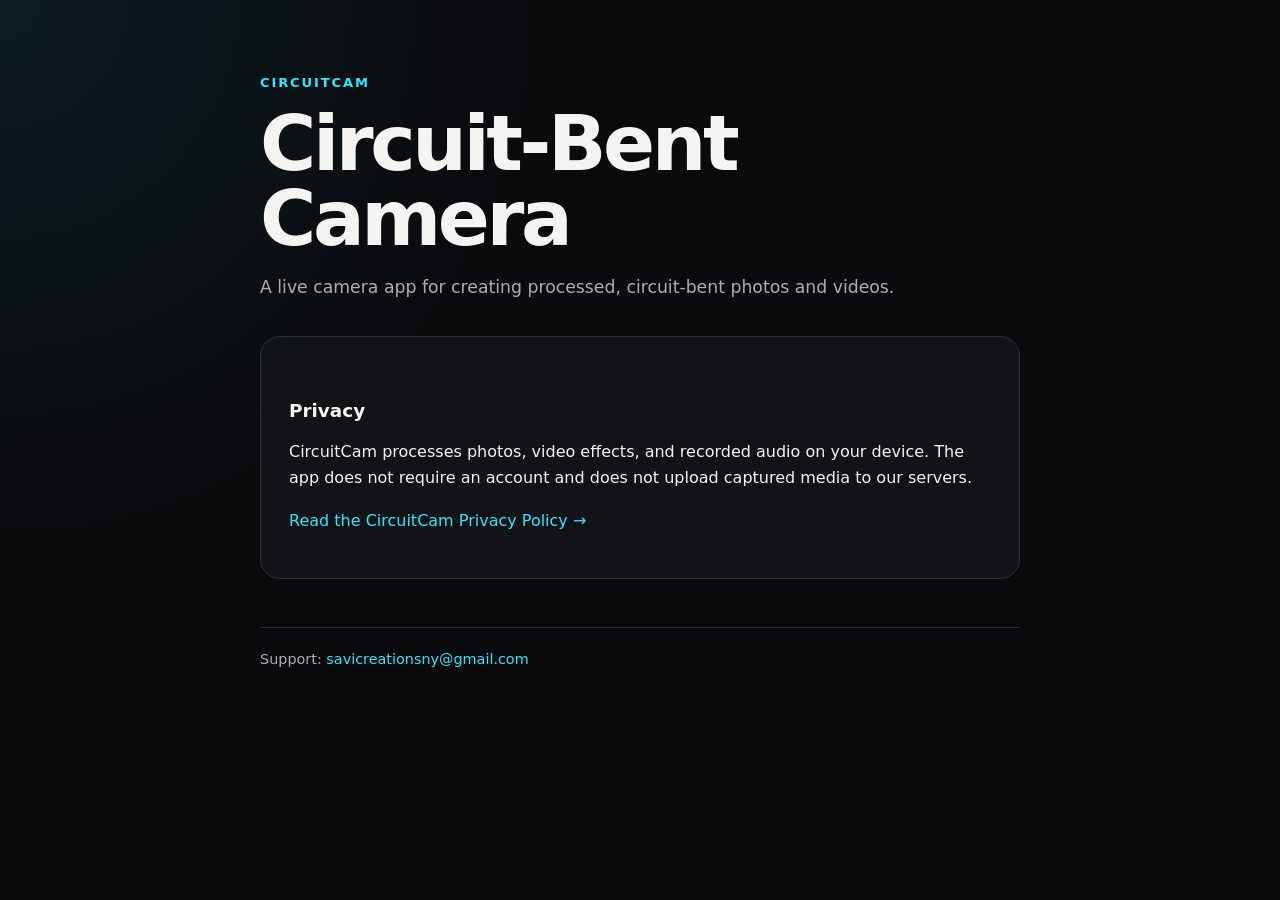
<file: index.html>
<!doctype html>
<html lang="en">
<head>
  <meta charset="utf-8">
  <meta name="viewport" content="width=device-width, initial-scale=1">
  <meta name="description" content="CircuitCam is a live camera app for creating processed, circuit-bent photos and videos.">
  <title>CircuitCam — Circuit-Bent Camera</title>
  <link rel="stylesheet" href="./styles.css">
</head>
<body>
  <main>
    <div class="brand">CircuitCam</div>
    <h1>Circuit-Bent Camera</h1>
    <p class="lede">A live camera app for creating processed, circuit-bent photos and videos.</p>

    <div class="card">
      <h2>Privacy</h2>
      <p>CircuitCam processes photos, video effects, and recorded audio on your device. The app does not require an account and does not upload captured media to our servers.</p>
      <p><a href="./privacy/">Read the CircuitCam Privacy Policy →</a></p>
    </div>

    <footer>
      Support: <a href="mailto:savicreationsny@gmail.com">savicreationsny@gmail.com</a>
    </footer>
  </main>
</body>
</html>
</file>
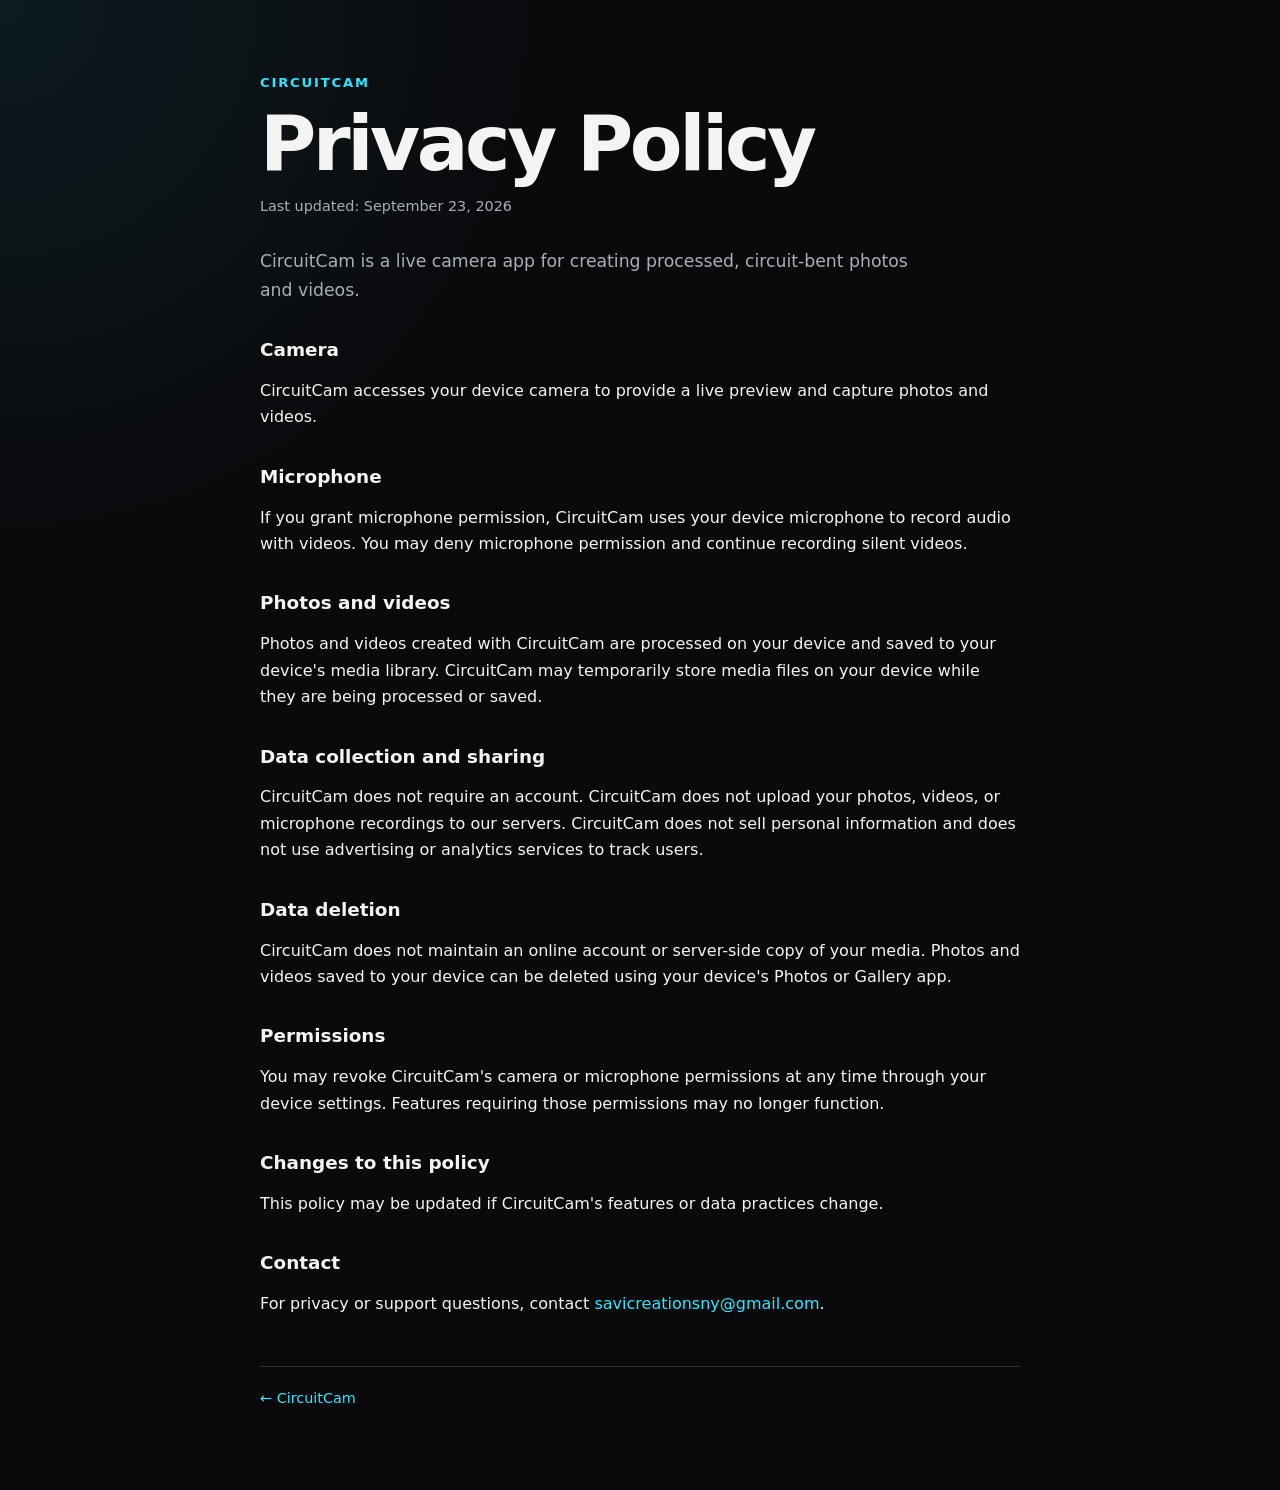
<file: privacy/index.html>
<!doctype html>
<html lang="en">
<head>
  <meta charset="utf-8">
  <meta name="viewport" content="width=device-width, initial-scale=1">
  <meta name="description" content="CircuitCam Privacy Policy">
  <title>CircuitCam Privacy Policy</title>
  <link rel="stylesheet" href="../styles.css">
</head>
<body>
  <main>
    <div class="brand">CircuitCam</div>
    <h1>Privacy Policy</h1>
    <p class="meta">Last updated: September 23, 2026</p>

    <p class="lede">CircuitCam is a live camera app for creating processed, circuit-bent photos and videos.</p>

    <h2>Camera</h2>
    <p>CircuitCam accesses your device camera to provide a live preview and capture photos and videos.</p>

    <h2>Microphone</h2>
    <p>If you grant microphone permission, CircuitCam uses your device microphone to record audio with videos. You may deny microphone permission and continue recording silent videos.</p>

    <h2>Photos and videos</h2>
    <p>Photos and videos created with CircuitCam are processed on your device and saved to your device's media library. CircuitCam may temporarily store media files on your device while they are being processed or saved.</p>

    <h2>Data collection and sharing</h2>
    <p>CircuitCam does not require an account. CircuitCam does not upload your photos, videos, or microphone recordings to our servers. CircuitCam does not sell personal information and does not use advertising or analytics services to track users.</p>

    <h2>Data deletion</h2>
    <p>CircuitCam does not maintain an online account or server-side copy of your media. Photos and videos saved to your device can be deleted using your device's Photos or Gallery app.</p>

    <h2>Permissions</h2>
    <p>You may revoke CircuitCam's camera or microphone permissions at any time through your device settings. Features requiring those permissions may no longer function.</p>

    <h2>Changes to this policy</h2>
    <p>This policy may be updated if CircuitCam's features or data practices change.</p>

    <h2>Contact</h2>
    <p>For privacy or support questions, contact <a href="mailto:savicreationsny@gmail.com">savicreationsny@gmail.com</a>.</p>

    <footer>
      <a href="../">← CircuitCam</a>
    </footer>
  </main>
</body>
</html>
</file>
<file: styles.css>
:root {
  color-scheme: dark;
  --bg: #0a0a0d;
  --panel: #14171b;
  --text: #f4f4f2;
  --muted: #a8afb7;
  --cyan: #2fe6ff;
  --acid: #d7ff3f;
  --border: #2a3036;
}

* { box-sizing: border-box; }

html { background: var(--bg); }

body {
  margin: 0;
  min-height: 100vh;
  background:
    radial-gradient(circle at top left, rgba(47,230,255,.08), transparent 34rem),
    var(--bg);
  color: var(--text);
  font-family: Inter, ui-sans-serif, system-ui, -apple-system, BlinkMacSystemFont, "Segoe UI", sans-serif;
  line-height: 1.65;
}

main {
  width: min(760px, calc(100% - 40px));
  margin: 0 auto;
  padding: 72px 0 80px;
}

.brand {
  font-size: .82rem;
  font-weight: 800;
  letter-spacing: .14em;
  text-transform: uppercase;
  color: var(--cyan);
  margin-bottom: 12px;
}

h1 {
  margin: 0 0 12px;
  font-size: clamp(2.2rem, 7vw, 4.8rem);
  line-height: .98;
  letter-spacing: -.045em;
}

h2 {
  margin: 34px 0 8px;
  font-size: 1.15rem;
  line-height: 1.3;
}

.lede {
  color: var(--muted);
  font-size: 1.08rem;
  max-width: 650px;
}

.card {
  margin-top: 34px;
  padding: 28px;
  border: 1px solid var(--border);
  border-radius: 20px;
  background: rgba(20,23,27,.72);
}

a {
  color: var(--cyan);
  text-decoration: none;
}

a:hover { text-decoration: underline; }

.meta {
  color: var(--muted);
  font-size: .9rem;
  margin-bottom: 28px;
}

footer {
  margin-top: 48px;
  padding-top: 20px;
  border-top: 1px solid var(--border);
  color: var(--muted);
  font-size: .9rem;
}

.acid { color: var(--acid); }

@media (max-width: 520px) {
  main { padding-top: 48px; }
  .card { padding: 22px; border-radius: 16px; }
}
</file>
